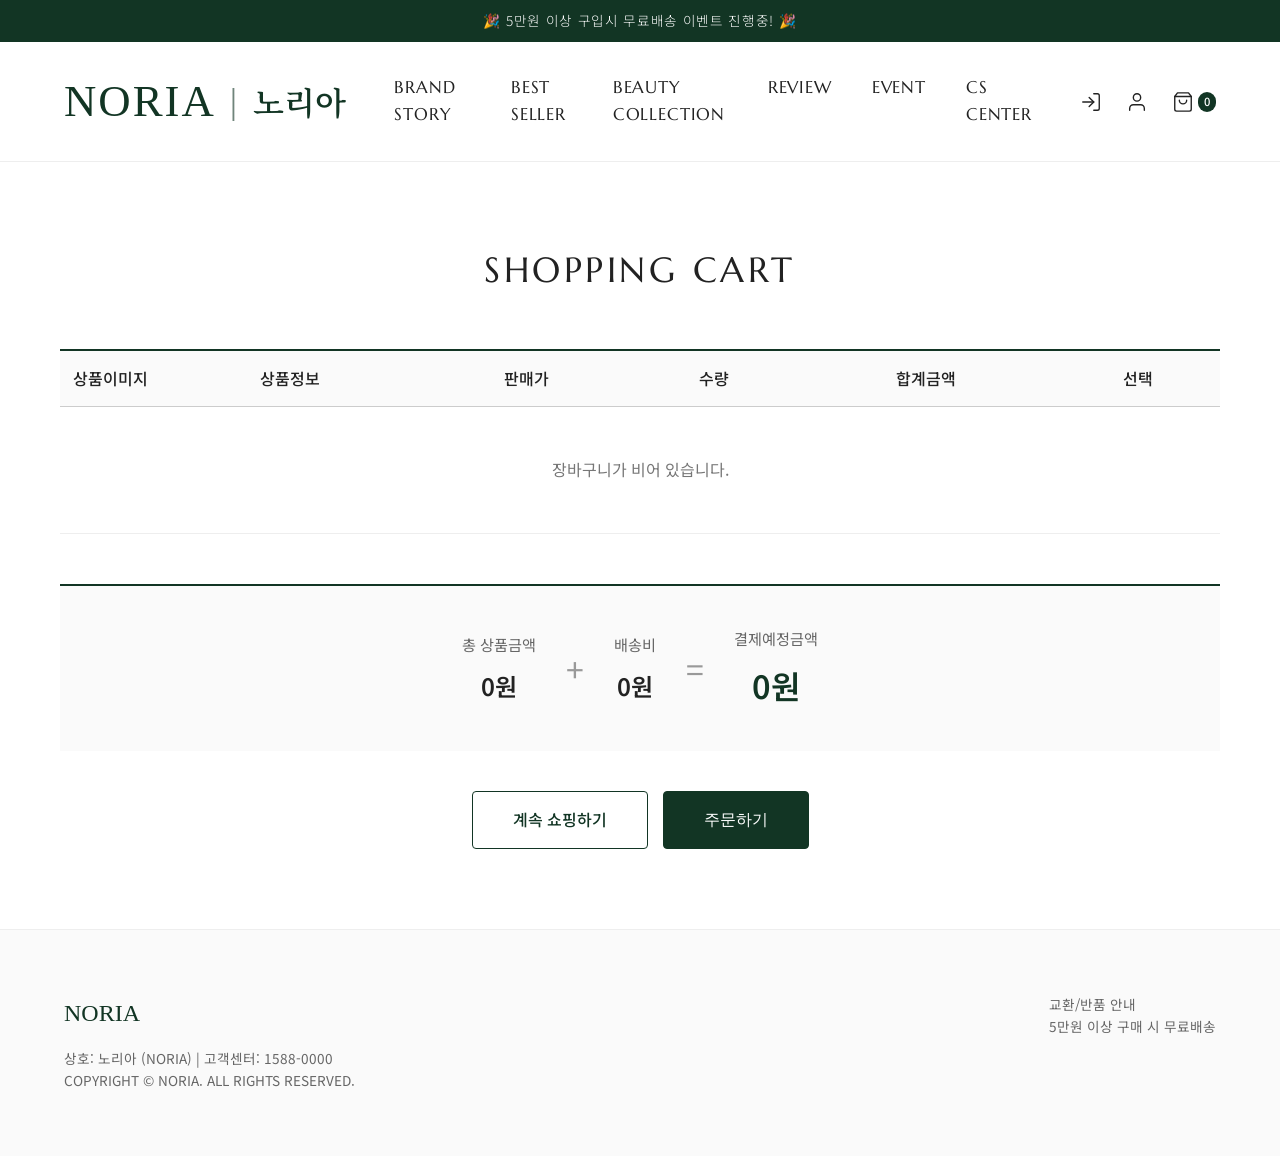
<file: cart.html>
<!DOCTYPE html>
<html lang="ko">
<head>
    <meta charset="UTF-8">
    <meta name="viewport" content="width=device-width, initial-scale=1.0">
    <title>CART | 노리아 스토어</title>
    <link href="https://fonts.googleapis.com/css2?family=Noto+Sans+KR:wght@300;400;500&family=Noto+Serif+KR:wght@400;500;600&family=Marcellus&family=Playfair+Display:ital,wght@0,400;0,500;0,600;1,400&display=swap" rel="stylesheet">
    <link rel="stylesheet" href="css/style.css">
    <link rel="stylesheet" href="css/cart.css">
</head>
<body>

    <!-- 1. 최상단 이벤트 배너 -->
    <div class="top-notice">
        <span>🎉 5만원 이상 구입시 무료배송 이벤트 진행중! 🎉</span>
    </div>

    <!-- 2. 헤더 -->
    <header class="header">
        <div class="logo">
            <a href="index.html"><h1>NORIA <span class="logo-divider">|</span> <span class="logo-ko">노리아</span></h1></a>
        </div>
        <nav class="nav-links">
            <a href="index.html#about">Brand Story</a>
            <a href="index.html#bestseller">Best Seller</a>
            <a href="index.html#products">Beauty Collection</a>
            <a href="index.html#reviews">Review</a>
            <a href="event.html">Event</a>
            <a href="cs_center.html">CS Center</a>
        </nav>
        <div class="header-icons">
            <a href="login.html" title="LOGIN">
                <!-- Login Icon -->
                <svg width="22" height="22" viewBox="0 0 24 24" fill="none" stroke="currentColor" stroke-width="1.5" stroke-linecap="round" stroke-linejoin="round"><path d="M15 3h4a2 2 0 0 1 2 2v14a2 2 0 0 1-2 2h-4"/><polyline points="10 17 15 12 10 7"/><line x1="15" y1="12" x2="3" y2="12"/></svg>
            </a>
            <a href="mypage.html" title="MY PAGE">
                <!-- User Icon -->
                <svg width="22" height="22" viewBox="0 0 24 24" fill="none" stroke="currentColor" stroke-width="1.5" stroke-linecap="round" stroke-linejoin="round"><path d="M20 21v-2a4 4 0 0 0-4-4H8a4 4 0 0 0-4 4v2"/><circle cx="12" cy="7" r="4"/></svg>
            </a>
            <a href="cart.html" id="nav-cart-link" title="CART">
                <!-- Shopping Bag Icon -->
                <svg width="22" height="22" viewBox="0 0 24 24" fill="none" stroke="currentColor" stroke-width="1.5" stroke-linecap="round" stroke-linejoin="round"><path d="M6 2L3 6v14a2 2 0 0 0 2 2h14a2 2 0 0 0 2-2V6l-3-4z"/><line x1="3" y1="6" x2="21" y2="6"/><path d="M16 10a4 4 0 0 1-8 0"/></svg>
                <span id="nav-cart-count" class="cart-badge">0</span>
            </a>
        </div>
    </header>

    <!-- 3. 장바구니 영역 -->
    <section class="cart-section">
        <div class="cart-container">
            <h2 class="cart-title">SHOPPING CART</h2>
            
            <div class="cart-table-wrap">
                <table class="cart-table">
                    <thead>
                        <tr>
                            <th class="col-img">상품이미지</th>
                            <th class="col-info">상품정보</th>
                            <th class="col-price">판매가</th>
                            <th class="col-qty">수량</th>
                            <th class="col-total">합계금액</th>
                            <th class="col-btn">선택</th>
                        </tr>
                    </thead>
                    <tbody id="cart-item-list">
                        <!-- 장바구니 아이템 렌더링 -->
                    </tbody>
                </table>
            </div>

            <div class="cart-summary">
                <div class="summary-box">
                    <span>총 상품금액</span>
                    <strong id="cart-total-price">0원</strong>
                </div>
                <div class="summary-operator">+</div>
                <div class="summary-box">
                    <span>배송비</span>
                    <strong id="cart-shipping-fee">0원</strong>
                </div>
                <div class="summary-operator">=</div>
                <div class="summary-box total-box">
                    <span>결제예정금액</span>
                    <strong id="cart-final-price">0원</strong>
                </div>
            </div>

            <div class="cart-actions">
                <a href="index.html" class="btn btn-outline">계속 쇼핑하기</a>
                <button class="btn btn-solid" onclick="checkout()">주문하기</button>
            </div>
        </div>
    </section>

    <!-- 4. 푸터 -->
    <footer class="footer">
        <div class="footer-info">
            <h3>NORIA</h3>
            <p>상호: 노리아 (NORIA) | 고객센터: 1588-0000</p>
            <p>COPYRIGHT © NORIA. ALL RIGHTS RESERVED.</p>
        </div>
        <div class="footer-info">
            <p>교환/반품 안내</p>
            <p>5만원 이상 구매 시 무료배송</p>
        </div>
    </footer>

    <script src="js/main.js"></script>
    <script src="js/cart.js"></script>
</body>
</html>
</file>
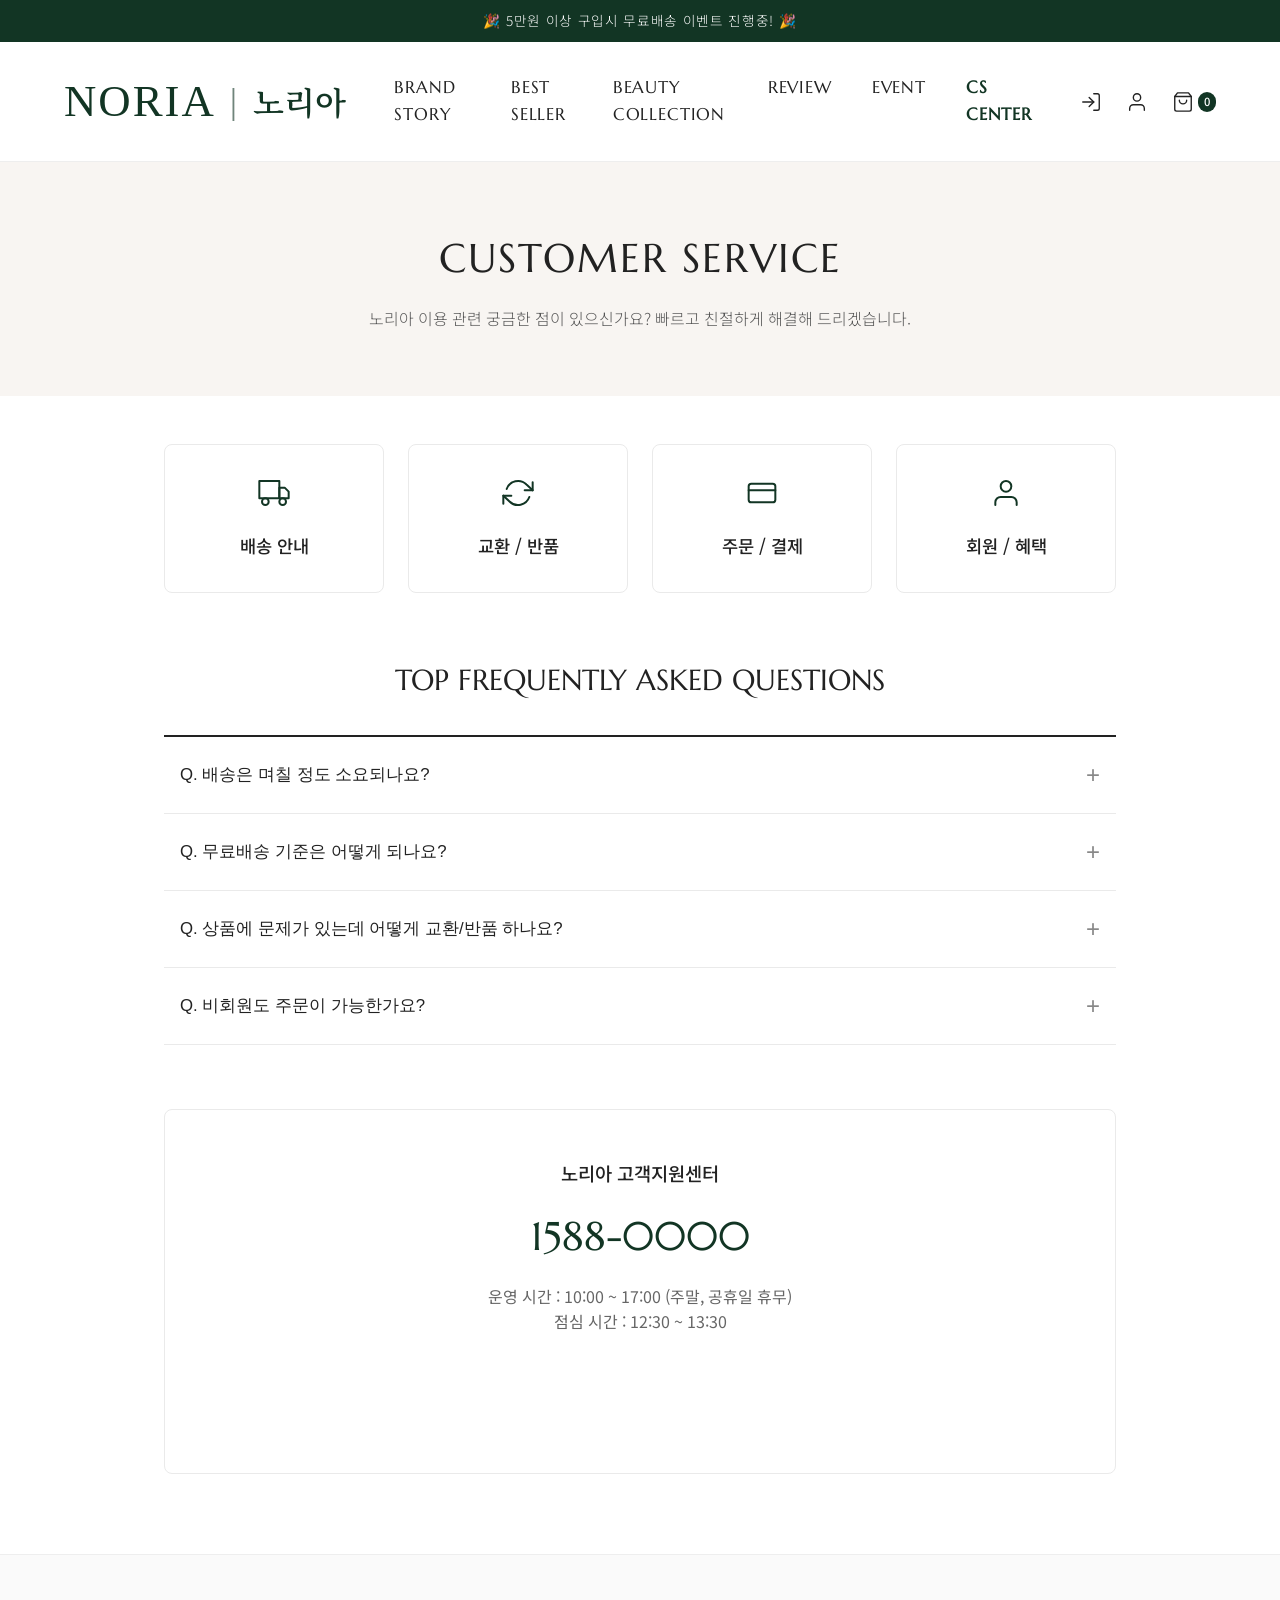
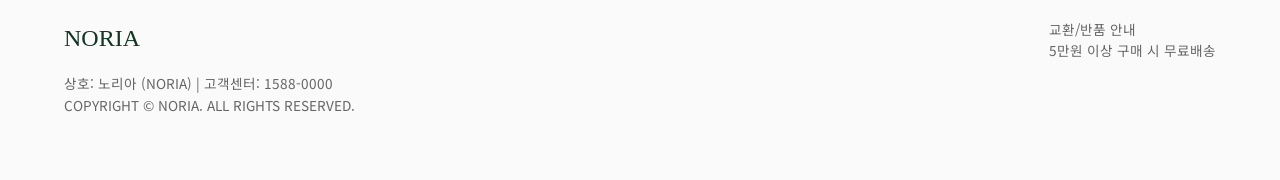
<file: cs_center.html>
<!DOCTYPE html>
<html lang="ko">
<head>
    <meta charset="UTF-8">
    <meta name="viewport" content="width=device-width, initial-scale=1.0">
    <title>CS CENTER | 노리아 스토어</title>
    <link href="https://fonts.googleapis.com/css2?family=Noto+Sans+KR:wght@300;400;500;700&family=Noto+Serif+KR:wght@400;500;600&family=Marcellus&family=Playfair+Display:ital,wght@0,400;0,500;0,600;1,400&display=swap" rel="stylesheet">
    <link rel="stylesheet" href="css/style.css">
    <style>
        /* CS Center Specific Styles */
        .cs-hero {
            background-color: var(--secondary-color);
            padding: 4rem 1rem;
            text-align: center;
            margin-bottom: 3rem;
        }
        .cs-hero h2 {
            font-family: 'Marcellus', serif;
            font-size: 2.5rem;
            color: var(--text-color);
            margin-bottom: 1rem;
            letter-spacing: 2px;
        }
        .cs-hero p {
            color: #555;
            font-size: 1rem;
            font-weight: 300;
        }
        
        .cs-container {
            max-width: 1000px;
            margin: 0 auto 5rem;
            padding: 0 1.5rem;
        }

        /* Quick Links / Categories */
        .cs-categories {
            display: grid;
            grid-template-columns: repeat(auto-fit, minmax(200px, 1fr));
            gap: 1.5rem;
            margin-bottom: 4rem;
        }
        
        .cs-category-card {
            background: #fff;
            border: 1px solid #eaeaea;
            border-radius: 8px;
            padding: 2rem 1rem;
            text-align: center;
            transition: all 0.3s ease;
            cursor: pointer;
        }

        .cs-category-card:hover, .cs-category-card.active {
            border-color: var(--primary-color);
            box-shadow: 0 8px 20px rgba(0,0,0,0.05);
            transform: translateY(-5px);
        }

        .cs-category-icon {
            margin-bottom: 1rem;
            color: var(--primary-color);
        }

        .cs-category-title {
            font-weight: 500;
            font-size: 1.1rem;
            color: var(--text-color);
        }

        /* FAQ Section */
        .cs-section-title {
            font-family: 'Marcellus', serif;
            font-size: 1.8rem;
            margin-bottom: 2rem;
            text-align: center;
            color: var(--text-color);
        }

        .faq-list {
            border-top: 2px solid #222;
            margin-bottom: 4rem;
        }

        .faq-item {
            border-bottom: 1px solid #eaeaea;
        }

        .faq-question {
            width: 100%;
            text-align: left;
            background: none;
            border: none;
            padding: 1.5rem 1rem;
            font-size: 1.05rem;
            font-weight: 500;
            color: var(--text-color);
            cursor: pointer;
            display: flex;
            justify-content: space-between;
            align-items: center;
            transition: background-color 0.3s;
        }

        .faq-question:hover {
            background-color: #fafafa;
        }

        .faq-question::after {
            content: '+';
            font-size: 1.5rem;
            font-weight: 300;
            color: #888;
            transition: transform 0.3s;
        }

        .faq-item.active .faq-question::after {
            transform: rotate(45deg);
        }

        .faq-answer {
            max-height: 0;
            overflow: hidden;
            transition: max-height 0.4s ease, padding 0.4s ease;
            background-color: #fafafa;
            color: #555;
            line-height: 1.6;
            font-weight: 300;
        }

        .faq-item.active .faq-answer {
            max-height: 500px;
            padding: 1.5rem 2rem;
        }

        /* Contact Box */
        .cs-contact-box {
            background-color: #fff;
            border: 1px solid #eaeaea;
            padding: 3rem;
            border-radius: 8px;
            text-align: center;
        }

        .contact-number {
            font-family: 'Marcellus', serif;
            font-size: 2.5rem;
            color: var(--primary-color);
            margin: 1rem 0;
        }

        .contact-hours {
            color: #666;
            line-height: 1.6;
            margin-bottom: 2rem;
        }

        .btn-inquiry {
            display: inline-block;
            background-color: var(--text-color);
            color: #fff;
            padding: 1rem 2.5rem;
            font-size: 1rem;
            font-weight: 500;
            text-decoration: none;
            border-radius: 4px;
            transition: background-color 0.3s;
        }

        .btn-inquiry:hover {
            background-color: var(--primary-color);
        }
    </style>
</head>
<body>

    <!-- 1. 최상단 이벤트 배너 -->
    <div class="top-notice">
        <span>🎉 5만원 이상 구입시 무료배송 이벤트 진행중! 🎉</span>
    </div>

    <!-- 2. 헤더 -->
    <header class="header">
        <div class="logo">
            <a href="index.html"><h1>NORIA <span class="logo-divider">|</span> <span class="logo-ko">노리아</span></h1></a>
        </div>
        <nav class="nav-links">
            <a href="index.html#about">Brand Story</a>
            <a href="index.html#bestseller">Best Seller</a>
            <a href="index.html#products">Beauty Collection</a>
            <a href="index.html#reviews">Review</a>
            <a href="event.html">Event</a>
            <a href="cs_center.html" style="color: var(--primary-color); font-weight: 600;">CS Center</a>
        </nav>
        <div class="header-icons">
            <a href="login.html" title="LOGIN">
                <!-- Login Icon -->
                <svg width="22" height="22" viewBox="0 0 24 24" fill="none" stroke="currentColor" stroke-width="1.5" stroke-linecap="round" stroke-linejoin="round"><path d="M15 3h4a2 2 0 0 1 2 2v14a2 2 0 0 1-2 2h-4"/><polyline points="10 17 15 12 10 7"/><line x1="15" y1="12" x2="3" y2="12"/></svg>
            </a>
            <a href="mypage.html" title="MY PAGE">
                <!-- User Icon -->
                <svg width="22" height="22" viewBox="0 0 24 24" fill="none" stroke="currentColor" stroke-width="1.5" stroke-linecap="round" stroke-linejoin="round"><path d="M20 21v-2a4 4 0 0 0-4-4H8a4 4 0 0 0-4 4v2"/><circle cx="12" cy="7" r="4"/></svg>
            </a>
            <a href="cart.html" id="nav-cart-link" title="CART">
                <!-- Shopping Bag Icon -->
                <svg width="22" height="22" viewBox="0 0 24 24" fill="none" stroke="currentColor" stroke-width="1.5" stroke-linecap="round" stroke-linejoin="round"><path d="M6 2L3 6v14a2 2 0 0 0 2 2h14a2 2 0 0 0 2-2V6l-3-4z"/><line x1="3" y1="6" x2="21" y2="6"/><path d="M16 10a4 4 0 0 1-8 0"/></svg>
                <span id="nav-cart-count" class="cart-badge">0</span>
            </a>
        </div>
    </header>

    <!-- 3. 메인 배너 및 타이틀 -->
    <section class="cs-hero">
        <h2>CUSTOMER SERVICE</h2>
        <p>노리아 이용 관련 궁금한 점이 있으신가요? 빠르고 친절하게 해결해 드리겠습니다.</p>
    </section>

    <!-- 4. CS Center 콘텐츠 영역 -->
    <section class="cs-container">
        
        <!-- 자주 찾는 카테고리 -->
        <div class="cs-categories">
            <div class="cs-category-card" data-filter="shipping">
                <div class="cs-category-icon">
                    <svg width="32" height="32" viewBox="0 0 24 24" fill="none" stroke="currentColor" stroke-width="1.5" stroke-linecap="round" stroke-linejoin="round"><rect x="1" y="3" width="15" height="13"></rect><polygon points="16 8 20 8 23 11 23 16 16 16 16 8"></polygon><circle cx="5.5" cy="18.5" r="2.5"></circle><circle cx="18.5" cy="18.5" r="2.5"></circle></svg>
                </div>
                <h3 class="cs-category-title">배송 안내</h3>
            </div>
            <div class="cs-category-card" data-filter="returns">
                <div class="cs-category-icon">
                    <svg width="32" height="32" viewBox="0 0 24 24" fill="none" stroke="currentColor" stroke-width="1.5" stroke-linecap="round" stroke-linejoin="round"><polyline points="23 4 23 10 17 10"></polyline><polyline points="1 20 1 14 7 14"></polyline><path d="M3.51 9a9 9 0 0 1 14.85-3.36L23 10M1 14l4.64 4.36A9 9 0 0 0 20.49 15"></path></svg>
                </div>
                <h3 class="cs-category-title">교환 / 반품</h3>
            </div>
            <div class="cs-category-card" data-filter="order">
                <div class="cs-category-icon">
                    <svg width="32" height="32" viewBox="0 0 24 24" fill="none" stroke="currentColor" stroke-width="1.5" stroke-linecap="round" stroke-linejoin="round"><rect x="2" y="5" width="20" height="14" rx="2"></rect><line x1="2" y1="10" x2="22" y2="10"></line></svg>
                </div>
                <h3 class="cs-category-title">주문 / 결제</h3>
            </div>
            <div class="cs-category-card" data-filter="member">
                <div class="cs-category-icon">
                    <svg width="32" height="32" viewBox="0 0 24 24" fill="none" stroke="currentColor" stroke-width="1.5" stroke-linecap="round" stroke-linejoin="round"><path d="M20 21v-2a4 4 0 0 0-4-4H8a4 4 0 0 0-4 4v2"></path><circle cx="12" cy="7" r="4"></circle></svg>
                </div>
                <h3 class="cs-category-title">회원 / 혜택</h3>
            </div>
        </div>

        <!-- FAQ 아코디언 메뉴 -->
        <h2 class="cs-section-title">TOP FREQUENTLY ASKED QUESTIONS</h2>
        <div class="faq-list">
            <div class="faq-item" data-category="shipping">
                <button class="faq-question">Q. 배송은 며칠 정도 소요되나요?</button>
                <div class="faq-answer">평일 오후 2시 이전 결제 완료 건에 한하여 당일 출고되며, 출고 후 평균 1~2 영업일 이내에 수령하실 수 있습니다. (주말/공휴일 제외, 도서산간 지역은 1~2일 추가 소요될 수 있습니다.)</div>
            </div>
            <div class="faq-item" data-category="shipping">
                <button class="faq-question">Q. 무료배송 기준은 어떻게 되나요?</button>
                <div class="faq-answer">실 결제 금액 기준으로 50,000원 이상 구매 시 무료배송 혜택이 적용됩니다. 50,000원 미만 구매 시 기본 배송비 3,000원이 부과됩니다.</div>
            </div>
            <div class="faq-item" data-category="returns">
                <button class="faq-question">Q. 상품에 문제가 있는데 어떻게 교환/반품 하나요?</button>
                <div class="faq-answer">상품 수령 후 7일 이내에 마이페이지 > 1:1 문의 혹은 고객센터를 통해 접수해 주시면 택배사 수거 접수를 도와드립니다. 불량 및 오배송의 경우 왕복 배송비는 노리아에서 부담합니다. (단순 변심의 경우 왕복 배송비 6,000원 고객 부담)</div>
            </div>
            <div class="faq-item" data-category="order">
                <button class="faq-question">Q. 비회원도 주문이 가능한가요?</button>
                <div class="faq-answer">네, 가능합니다. 장바구니에서 [주문하기]를 누르신 후 로그인 페이지 하단의 '비회원 주문하기'를 선택하시면 비회원으로도 원활하게 구매가 가능합니다. 단, 비회원 주문 시 포인트 적립 및 쿠폰 등 회원 전용 혜택은 제공되지 않는 점 참고 부탁드립니다.</div>
            </div>
        </div>

        <!-- 연락처 / 문의 박스 -->
        <div class="cs-contact-box">
            <h3>노리아 고객지원센터</h3>
            <div class="contact-number">1588-0000</div>
            <p class="contact-hours">
                운영 시간 : 10:00 ~ 17:00 (주말, 공휴일 휴무)<br>
                점심 시간 : 12:30 ~ 13:30
            </p>
            <a href="mypage.html" class="btn-inquiry">1:1 문의 작성하기</a>
        </div>

    </section>

    <!-- 5. 푸터 -->
    <footer class="footer">
        <div class="footer-info">
            <h3>NORIA</h3>
            <p>상호: 노리아 (NORIA) | 고객센터: 1588-0000</p>
            <p>COPYRIGHT © NORIA. ALL RIGHTS RESERVED.</p>
        </div>
        <div class="footer-info">
            <p>교환/반품 안내</p>
            <p>5만원 이상 구매 시 무료배송</p>
        </div>
    </footer>

    <script src="js/main.js"></script>
    <script>
        // FAQ Accordion & Category Filter Logic
        document.addEventListener('DOMContentLoaded', () => {
            const faqQuestions = document.querySelectorAll('.faq-question');
            
            // Accordion Logic
            faqQuestions.forEach(btn => {
                btn.addEventListener('click', () => {
                    const faqItem = btn.parentElement;
                    const isActive = faqItem.classList.contains('active');
                    
                    document.querySelectorAll('.faq-item').forEach(item => item.classList.remove('active'));
                    
                    if (!isActive) {
                        faqItem.classList.add('active');
                    }
                });
            });

            // Filtering Logic
            const categoryCards = document.querySelectorAll('.cs-category-card');
            const faqItems = document.querySelectorAll('.faq-item');
            const sectionTitle = document.querySelector('.cs-section-title');
            let isFiltered = false;

            categoryCards.forEach(card => {
                card.addEventListener('click', () => {
                    const filter = card.getAttribute('data-filter');
                    const isActiveCategory = card.classList.contains('active');

                    // If clicked again, reset to show all (Toggle feature)
                    if (isActiveCategory) {
                        card.classList.remove('active');
                        sectionTitle.textContent = 'TOP FREQUENTLY ASKED QUESTIONS';
                        faqItems.forEach(item => {
                            if (!item.id || item.id !== 'empty-faq-msg') {
                                item.style.display = 'block';
                            }
                        });
                        const emptyMsg = document.getElementById('empty-faq-msg');
                        if (emptyMsg) emptyMsg.style.display = 'none';
                        return;
                    }

                    // Otherwise filter down
                    categoryCards.forEach(c => c.classList.remove('active'));
                    card.classList.add('active');
                    sectionTitle.textContent = `${card.querySelector('.cs-category-title').textContent} FAQ`;

                    let count = 0;
                    faqItems.forEach(item => {
                        // skip the empty message block from this logic
                        if (item.id === 'empty-faq-msg') return;

                        item.classList.remove('active'); // Close opened accordions
                        if (item.getAttribute('data-category') === filter) {
                            item.style.display = 'block';
                            count++;
                        } else {
                            item.style.display = 'none';
                        }
                    });

                    // Empty Msg handling
                    let emptyMsg = document.getElementById('empty-faq-msg');
                    if (count === 0) {
                        if (!emptyMsg) {
                            emptyMsg = document.createElement('div');
                            emptyMsg.id = 'empty-faq-msg';
                            emptyMsg.className = 'faq-item';
                            emptyMsg.style.padding = '3rem 1rem';
                            emptyMsg.style.textAlign = 'center';
                            emptyMsg.style.color = '#888';
                            document.querySelector('.faq-list').appendChild(emptyMsg);
                        }
                        emptyMsg.textContent = '관련된 자주 묻는 질문이 아직 등록되지 않았습니다.';
                        emptyMsg.style.display = 'block';
                    } else if (emptyMsg) {
                        emptyMsg.style.display = 'none';
                    }
                });
            });
        });
    </script>
</body>
</html>
</file>
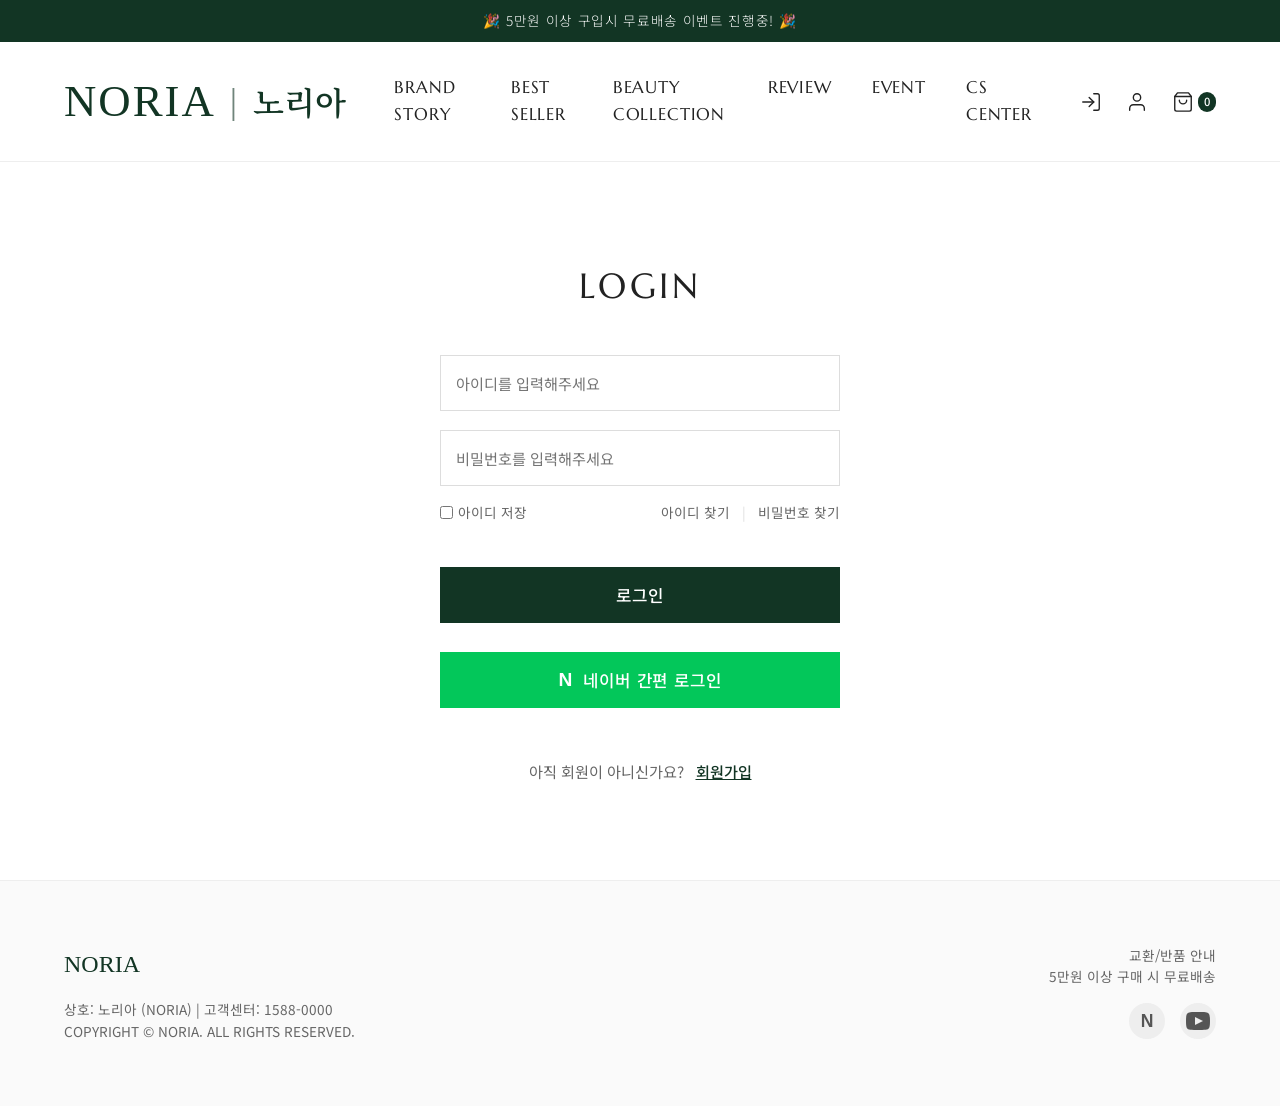
<file: login.html>
<!DOCTYPE html>
<html lang="ko">
<head>
    <meta charset="UTF-8">
    <meta name="viewport" content="width=device-width, initial-scale=1.0">
    <title>LOGIN | 노리아 스토어</title>
    <link href="https://fonts.googleapis.com/css2?family=Noto+Sans+KR:wght@300;400;500&family=Noto+Serif+KR:wght@400;500;600&family=Marcellus&family=Playfair+Display:ital,wght@0,400;0,500;0,600;1,400&display=swap" rel="stylesheet">
    <link rel="stylesheet" href="css/style.css">
</head>
<body>

    <!-- 1. 최상단 이벤트 배너 -->
    <div class="top-notice">
        <span>🎉 5만원 이상 구입시 무료배송 이벤트 진행중! 🎉</span>
    </div>

    <!-- 2. 헤더 -->
    <header class="header">
        <div class="logo">
            <a href="index.html"><h1>NORIA <span class="logo-divider">|</span> <span class="logo-ko">노리아</span></h1></a>
        </div>
        <nav class="nav-links">
            <a href="index.html#about">Brand Story</a>
            <a href="index.html#bestseller">Best Seller</a>
            <a href="index.html#products">Beauty Collection</a>
            <a href="index.html#reviews">Review</a>
            <a href="event.html">Event</a>
            <a href="cs_center.html">CS Center</a>
        </nav>
        <div class="header-icons">
            <a href="login.html" title="LOGIN">
                <!-- Login Icon -->
                <svg width="22" height="22" viewBox="0 0 24 24" fill="none" stroke="currentColor" stroke-width="1.5" stroke-linecap="round" stroke-linejoin="round"><path d="M15 3h4a2 2 0 0 1 2 2v14a2 2 0 0 1-2 2h-4"/><polyline points="10 17 15 12 10 7"/><line x1="15" y1="12" x2="3" y2="12"/></svg>
            </a>
            <a href="mypage.html" title="MY PAGE">
                <!-- User Icon -->
                <svg width="22" height="22" viewBox="0 0 24 24" fill="none" stroke="currentColor" stroke-width="1.5" stroke-linecap="round" stroke-linejoin="round"><path d="M20 21v-2a4 4 0 0 0-4-4H8a4 4 0 0 0-4 4v2"/><circle cx="12" cy="7" r="4"/></svg>
            </a>
            <a href="cart.html" id="nav-cart-link" title="CART">
                <!-- Shopping Bag Icon -->
                <svg width="22" height="22" viewBox="0 0 24 24" fill="none" stroke="currentColor" stroke-width="1.5" stroke-linecap="round" stroke-linejoin="round"><path d="M6 2L3 6v14a2 2 0 0 0 2 2h14a2 2 0 0 0 2-2V6l-3-4z"/><line x1="3" y1="6" x2="21" y2="6"/><path d="M16 10a4 4 0 0 1-8 0"/></svg>
                <span id="nav-cart-count" class="cart-badge">0</span>
            </a>
        </div>
    </header>

    <!-- 3. 로그인 폼 영역 -->
    <section class="login-section">
        <div class="login-container">
            <h2 class="login-title">LOGIN</h2>
            <form class="login-form" action="#" method="POST">
                <div class="input-group">
                    <input type="text" id="username" name="username" placeholder="아이디를 입력해주세요" required>
                </div>
                <div class="input-group">
                    <input type="password" id="password" name="password" placeholder="비밀번호를 입력해주세요" required>
                </div>
                <div class="login-options">
                    <label class="save-id"><input type="checkbox"> 아이디 저장</label>
                    <div class="find-links">
                        <a href="#">아이디 찾기</a>
                        <span>|</span>
                        <a href="#">비밀번호 찾기</a>
                    </div>
                </div>
                <button type="submit" class="login-btn">로그인</button>
                <button type="button" class="login-btn btn-naver" onclick="alert('네이버 아이디로 로그인합니다!')">
                    <span class="naver-logo">N</span> 네이버 간편 로그인
                </button>
                <div class="signup-link">
                    아직 회원이 아니신가요? <a href="signup.html">회원가입</a>
                </div>
            </form>
        </div>
    </section>

    <!-- 4. 푸터 -->
    <footer class="footer">
        <div class="footer-info">
            <h3>NORIA</h3>
            <p>상호: 노리아 (NORIA) | 고객센터: 1588-0000</p>
            <p>COPYRIGHT © NORIA. ALL RIGHTS RESERVED.</p>
        </div>
        <div class="footer-info text-right">
            <p>교환/반품 안내</p>
            <p>5만원 이상 구매 시 무료배송</p>
            <div class="social-links">
                <a href="https://blog.naver.com/yalmisunny" target="_blank" title="Naver Blog" class="social-icon naver-icon">N</a>
                <a href="https://www.youtube.com/@%EA%B9%80%EC%B1%84%EC%97%B0-u4k/playlists" target="_blank" title="YouTube" class="social-icon">
                    <svg width="24" height="24" viewBox="0 0 24 24" fill="currentColor"><path d="M19.615 3.184c-3.604-.246-11.631-.245-15.23 0-3.897.266-4.356 2.62-4.385 8.816.029 6.185.484 8.549 4.385 8.816 3.6.245 11.626.246 15.23 0 3.897-.266 4.356-2.62 4.385-8.816-.029-6.185-.484-8.549-4.385-8.816zm-10.615 12.816v-8l8 3.993-8 4.007z"/></svg>
                </a>
            </div>
        </div>
    </footer>

    <script src="js/main.js"></script>
</body>
</html>
</file>
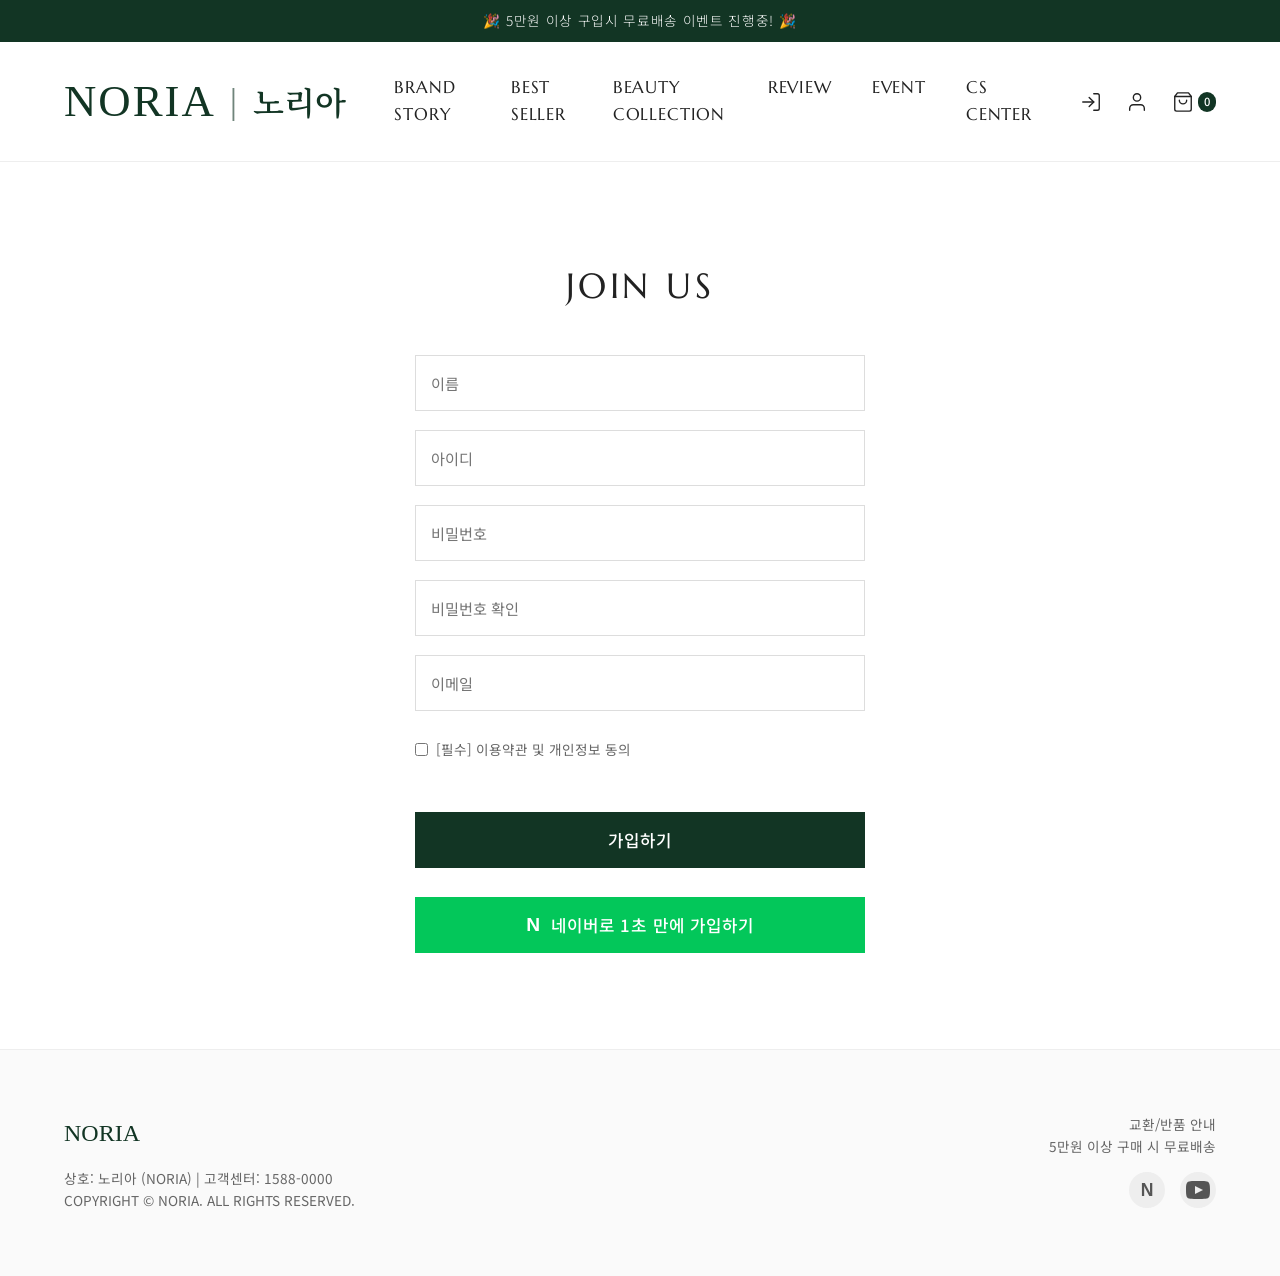
<file: signup.html>
<!DOCTYPE html>
<html lang="ko">
<head>
    <meta charset="UTF-8">
    <meta name="viewport" content="width=device-width, initial-scale=1.0">
    <title>SIGN UP | 노리아 스토어</title>
    <link href="https://fonts.googleapis.com/css2?family=Noto+Sans+KR:wght@300;400;500&family=Noto+Serif+KR:wght@400;500;600&family=Marcellus&family=Playfair+Display:ital,wght@0,400;0,500;0,600;1,400&display=swap" rel="stylesheet">
    <link rel="stylesheet" href="css/style.css">
</head>
<body>

    <!-- 1. 최상단 이벤트 배너 -->
    <div class="top-notice">
        <span>🎉 5만원 이상 구입시 무료배송 이벤트 진행중! 🎉</span>
    </div>

    <!-- 2. 헤더 -->
    <header class="header">
        <div class="logo">
            <a href="index.html"><h1>NORIA <span class="logo-divider">|</span> <span class="logo-ko">노리아</span></h1></a>
        </div>
        <nav class="nav-links">
            <a href="index.html#about">Brand Story</a>
            <a href="index.html#bestseller">Best Seller</a>
            <a href="index.html#products">Beauty Collection</a>
            <a href="index.html#reviews">Review</a>
            <a href="event.html">Event</a>
            <a href="cs_center.html">CS Center</a>
        </nav>
        <div class="header-icons">
            <a href="login.html" title="LOGIN">
                <!-- Login Icon -->
                <svg width="22" height="22" viewBox="0 0 24 24" fill="none" stroke="currentColor" stroke-width="1.5" stroke-linecap="round" stroke-linejoin="round"><path d="M15 3h4a2 2 0 0 1 2 2v14a2 2 0 0 1-2 2h-4"/><polyline points="10 17 15 12 10 7"/><line x1="15" y1="12" x2="3" y2="12"/></svg>
            </a>
            <a href="mypage.html" title="MY PAGE">
                <!-- User Icon -->
                <svg width="22" height="22" viewBox="0 0 24 24" fill="none" stroke="currentColor" stroke-width="1.5" stroke-linecap="round" stroke-linejoin="round"><path d="M20 21v-2a4 4 0 0 0-4-4H8a4 4 0 0 0-4 4v2"/><circle cx="12" cy="7" r="4"/></svg>
            </a>
            <a href="cart.html" id="nav-cart-link" title="CART">
                <!-- Shopping Bag Icon -->
                <svg width="22" height="22" viewBox="0 0 24 24" fill="none" stroke="currentColor" stroke-width="1.5" stroke-linecap="round" stroke-linejoin="round"><path d="M6 2L3 6v14a2 2 0 0 0 2 2h14a2 2 0 0 0 2-2V6l-3-4z"/><line x1="3" y1="6" x2="21" y2="6"/><path d="M16 10a4 4 0 0 1-8 0"/></svg>
                <span id="nav-cart-count" class="cart-badge">0</span>
            </a>
        </div>
    </header>

    <!-- 3. 회원가입 폼 영역 -->
    <section class="login-section">
        <div class="login-container signup-container">
            <h2 class="login-title">JOIN US</h2>
            <form class="login-form" action="#" method="POST">
                <div class="input-group">
                    <input type="text" id="name" name="name" placeholder="이름" required>
                </div>
                <div class="input-group">
                    <input type="text" id="userid" name="userid" placeholder="아이디" required>
                </div>
                <div class="input-group">
                    <input type="password" id="password" name="password" placeholder="비밀번호" required>
                </div>
                <div class="input-group">
                    <input type="password" id="password_confirm" name="password_confirm" placeholder="비밀번호 확인" required>
                </div>
                <div class="input-group">
                    <input type="email" id="email" name="email" placeholder="이메일" required>
                </div>
                <div class="signup-terms">
                    <label><input type="checkbox" required> [필수] 이용약관 및 개인정보 동의</label>
                </div>
                <button type="submit" class="login-btn">가입하기</button>
                <button type="button" class="login-btn btn-naver" onclick="alert('네이버 계정으로 가입합니다!')">
                    <span class="naver-logo">N</span> 네이버로 1초 만에 가입하기
                </button>
            </form>
        </div>
    </section>

    <!-- 4. 푸터 -->
    <footer class="footer">
        <div class="footer-info">
            <h3>NORIA</h3>
            <p>상호: 노리아 (NORIA) | 고객센터: 1588-0000</p>
            <p>COPYRIGHT © NORIA. ALL RIGHTS RESERVED.</p>
        </div>
        <div class="footer-info text-right">
            <p>교환/반품 안내</p>
            <p>5만원 이상 구매 시 무료배송</p>
            <div class="social-links">
                <a href="https://blog.naver.com/yalmisunny" target="_blank" title="Naver Blog" class="social-icon naver-icon">N</a>
                <a href="https://www.youtube.com/@%EA%B9%80%EC%B1%84%EC%97%B0-u4k/playlists" target="_blank" title="YouTube" class="social-icon">
                    <svg width="24" height="24" viewBox="0 0 24 24" fill="currentColor"><path d="M19.615 3.184c-3.604-.246-11.631-.245-15.23 0-3.897.266-4.356 2.62-4.385 8.816.029 6.185.484 8.549 4.385 8.816 3.6.245 11.626.246 15.23 0 3.897-.266 4.356-2.62 4.385-8.816-.029-6.185-.484-8.549-4.385-8.816zm-10.615 12.816v-8l8 3.993-8 4.007z"/></svg>
                </a>
            </div>
        </div>
    </footer>

    <script src="js/main.js"></script>
</body>
</html>
</file>
<file: css/style.css>
/* Noria Mall - E-commerce Theme based on Bello.U */
:root {
  --primary-color: #123524; /* Forest Green from Logo */
  --secondary-color: #F8F5F2; /* Soft beige */
  --text-dark: #222222;
  --text-gray: #666666;
  --text-light: #FFFFFF;
  --font-main: 'Noto Sans KR', sans-serif;
  --font-grace: 'Marcellus', 'Noto Serif KR', serif; /* 우아한 컨셉 폰트 */
  --transition: all 0.3s ease;
}

* {
  margin: 0;
  padding: 0;
  box-sizing: border-box;
}

body {
  font-family: var(--font-main);
  color: var(--text-dark);
  background-color: #FFFFFF;
  line-height: 1.6;
}

a {
  text-decoration: none;
  color: inherit;
}

img {
  max-width: 100%;
  display: block;
}

/* Typography */
h1, h2, h3, h4, h5 {
  font-weight: 500;
}

.section-title {
  text-align: center;
  font-family: var(--font-grace);
  font-size: 2.2rem;
  margin-bottom: 2.5rem;
  font-weight: 400;
  letter-spacing: 0.1em;
}

/* Top Event Banner */
.top-notice {
  background-color: var(--primary-color);
  color: var(--text-light);
  text-align: center;
  padding: 10px 0;
  font-size: 0.85rem;
  letter-spacing: 0.05em;
  font-weight: 300;
}

/* Header */
.header {
  display: flex;
  justify-content: space-between;
  align-items: center;
  gap: 3rem; /* 모니터가 작아질 때 로고와 메뉴가 너무 붙지 않게 최소 간격 유지 */
  padding: 1.5rem 5%;
  border-bottom: 1px solid #EEEEEE;
  background-color: #FFFFFF;
  position: sticky;
  top: 0;
  z-index: 100;
}

.header .logo img {
  display: none;
}

.header .logo h1 {
  display: flex;
  align-items: center;
  font-family: 'Times New Roman', serif;
  font-size: 2.8rem; /* 크게 확대 */
  color: var(--primary-color);
  letter-spacing: 2px;
  white-space: nowrap; /* 글씨 세로바꿈 방지 */
  flex-shrink: 0; /* 강제로 줄어드는 것 방지 */
}

.logo-divider {
  font-weight: 300;
  margin: 0 14px;
  font-size: 2.3rem; /* 크게 확대 */
  opacity: 0.6;
}

.logo-ko {
  font-family: 'Noto Serif KR', 'Nanum Myeongjo', 'Batang', serif; /* 명조체 유지 */
  font-weight: 600;
  font-size: 2.0rem; /* 크게 확대 */
  letter-spacing: 0;
}

.nav-links {
  display: flex;
  gap: 2.5rem;
}

.nav-links a {
  font-family: var(--font-grace);
  font-size: 1.05rem;
  font-weight: 400;
  text-transform: uppercase;
  position: relative;
  color: var(--text-dark);
  letter-spacing: 0.05em;
}

.nav-links a::after {
  content: '';
  position: absolute;
  width: 0;
  height: 2px;
  background-color: var(--primary-color);
  bottom: -4px;
  left: 0;
  transition: var(--transition);
}

.nav-links a:hover::after {
  width: 100%;
}

.header-icons {
  display: flex;
  gap: 1.5rem;
  align-items: center;
}

.header-icons a {
  color: var(--text-dark);
  transition: color 0.3s ease;
  display: flex;
  align-items: center;
  text-decoration: none;
}

.header-icons a:hover {
  color: var(--primary-color);
}

.cart-badge {
  background-color: var(--primary-color);
  color: var(--text-light);
  font-size: 0.7rem;
  padding: 1px 6px;
  border-radius: 12px;
  font-weight: 500;
  margin-left: 4px;
  font-family: var(--font-main);
}

/* Hero Section */
.hero {
  position: relative;
  width: 100%;
  height: 85vh; /* 메인 화면을 살짝 더 넓게 */
  background-color: #111;
  display: flex;
  justify-content: flex-end; /* 여백이 있는 우측으로 콘텐츠 밀기 */
  align-items: center;
  overflow: hidden;
}

.hero img {
  position: absolute;
  top: 0;
  left: 0;
  width: 100%;
  height: 100%;
  object-fit: cover;
  opacity: 0.85;
  /* 마법의 효과: 속도를 높여 더 다이나믹하게 다가오는 효과 (15s -> 7s) */
  animation: slowZoom 7s infinite alternate ease-in-out;
}

/* 카메라가 부드럽게 여성에게 다가가는 느낌의 생동감 브리딩 애니메이션 */
@keyframes slowZoom {
  0% {
    transform: scale(1);
    transform-origin: 30% 40%; 
  }
  100% {
    transform: scale(1.1); /* 좀 더 명확한 확대를 위해 1.08에서 1.10으로 증가 */
    transform-origin: 30% 40%;
  }
}

.hero-content {
  position: relative;
  z-index: 2;
  text-align: right; /* 글씨 우측 정렬 */
  padding-right: 12%; /* 우측 여백 확보 */
  max-width: 60%;
  color: var(--text-light);
  animation: fadeInRight 1.2s ease-out forwards; /* 우측으로 등장하는 애니메이션 적용 */
}

@keyframes fadeInRight {
  from { opacity: 0; transform: translateX(50px); }
  to { opacity: 1; transform: translateX(0); }
}

.hero-content h2 {
  font-size: 5rem; /* 글씨 크기 대폭 확대 (시선 집중 효과) */
  margin-bottom: 0px;
  font-family: 'Times New Roman', serif;
  font-weight: 500;
  letter-spacing: 0.1em;
  text-shadow: 2px 2px 15px rgba(0,0,0,0.4); /* 입체감 부여 */
}

.hero-content p {
  font-size: 1.5rem;
  font-family: 'Noto Serif KR', serif; /* 슬로건은 명조체로 우아하게 */
  margin-bottom: 2.5rem;
  font-weight: 400;
  word-break: keep-all;
  text-shadow: 1px 1px 10px rgba(0,0,0,0.5);
}

/* 시선을 사로잡는 버튼 디자인 */
.hero-btn {
  display: inline-block;
  padding: 16px 40px;
  border: 1px solid rgba(255, 255, 255, 0.7);
  color: #FFFFFF;
  font-family: var(--font-main);
  font-size: 1.1rem;
  text-transform: uppercase;
  letter-spacing: 2px;
  background-color: rgba(0, 0, 0, 0.2);
  backdrop-filter: blur(3px); /* 배경을 살짝 흐리게 하는 유리 효과 */
  transition: all 0.4s ease;
}

.hero-btn:hover {
  background-color: #FFFFFF;
  color: var(--primary-color);
  transform: scale(1.05); /* 버튼 부풀리기 효과 */
  border-color: #FFFFFF;
  box-shadow: 0px 5px 20px rgba(255,255,255,0.4); /* 호버 시 빛나는 효과 */
}

/* Story Section */
.story-section {
  padding: 6rem 5%;
  text-align: center;
  background-color: var(--secondary-color);
}

.story-section p {
  font-size: 1.1rem;
  color: var(--text-gray);
  max-width: 800px;
  margin: 0 auto;
  line-height: 1.8;
  word-break: keep-all;
}

/* Best Products & Filters */
.products-section {
  padding: 5rem 5%;
}

.product-filters {
  display: flex;
  justify-content: center;
  gap: 15px;
  margin-bottom: 40px;
}

.filter-btn {
  background: transparent;
  border: none;
  font-family: var(--font-grace);
  font-size: 1.1rem;
  color: var(--text-gray);
  cursor: pointer;
  padding: 5px 10px;
  position: relative;
  transition: color 0.3s ease;
}

.filter-btn::after {
  content: '';
  position: absolute;
  bottom: -2px;
  left: 50%;
  transform: translateX(-50%);
  width: 0;
  height: 2px;
  background-color: var(--primary-color);
  transition: width 0.3s ease;
}

.filter-btn:hover, .filter-btn.active {
  color: var(--text-dark);
}

.filter-btn:hover::after, .filter-btn.active::after {
  width: 100%;
}

.sub-product-filters {
  display: flex;
  justify-content: center;
  gap: 12px;
  margin-top: -25px; /* product-filters와 간격 좁히기 */
  margin-bottom: 40px;
  flex-wrap: wrap;
}

.sub-filter-btn {
  background: transparent;
  border: 1px solid #DDDDDD;
  border-radius: 20px;
  padding: 6px 16px;
  font-family: var(--font-main);
  font-size: 0.85rem;
  color: var(--text-gray);
  cursor: pointer;
  transition: all 0.3s ease;
}

.sub-filter-btn:hover, .sub-filter-btn.active {
  background: var(--primary-color);
  color: #fff;
  border-color: var(--primary-color);
}

.product-grid {
  display: grid;
  grid-template-columns: repeat(auto-fit, minmax(280px, 1fr));
  gap: 3rem 2rem;
  max-width: 1200px;
  margin: 0 auto;
  transition: opacity 0.3s ease;
}

.empty-products {
  grid-column: 1 / -1;
  text-align: center;
  padding: 50px;
  color: #777;
  font-size: 1.1rem;
}

.product-card {
  cursor: pointer;
  position: relative;
}

.product-card:hover .product-info {
  transform: translateY(-5px);
}

.product-img-wrap {
  position: relative;
  width: 100%;
  aspect-ratio: 1/1;
  overflow: hidden;
  margin-bottom: 1.5rem;
  background-color: #F5F5F5;
  border-radius: 4px;
}

.product-badge {
  position: absolute;
  top: 12px;
  left: 12px;
  background: linear-gradient(135deg, var(--primary-color), #2a5a44);
  color: #fff;
  font-size: 0.75rem;
  padding: 5px 12px;
  z-index: 5;
  font-weight: 600;
  border-radius: 20px;
  letter-spacing: 0.5px;
  box-shadow: 0 4px 10px rgba(0,0,0,0.15);
}

.product-wishlist {
  position: absolute;
  top: 12px;
  right: 12px;
  z-index: 5;
  background: rgba(255,255,255,0.85);
  backdrop-filter: blur(4px);
  width: 32px;
  height: 32px;
  border-radius: 50%;
  display: flex;
  align-items: center;
  justify-content: center;
  cursor: pointer;
  color: #aaa;
  transition: all 0.3s cubic-bezier(0.175, 0.885, 0.32, 1.275);
  box-shadow: 0 2px 8px rgba(0,0,0,0.1);
}

.product-wishlist:hover {
  color: #e95151;
  transform: scale(1.15);
}

.product-wishlist.active {
  color: #e95151;
}

.product-img-wrap img {
  position: absolute;
  top: 0;
  left: 0;
  width: 100%;
  height: 100%;
  object-fit: cover;
  transition: opacity 0.5s ease, transform 1s ease;
}

.product-img-wrap .img-main {
  opacity: 1;
  z-index: 2;
}

.product-img-wrap .img-hover {
  opacity: 0;
  z-index: 1;
}

.product-card:hover .img-main {
  opacity: 0;
}

.product-card:hover .img-hover {
  opacity: 1;
  z-index: 3;
  transform: scale(1.05); /* Slight zoom on hover image */
}

.product-info {
  text-align: center;
  transition: transform 0.3s ease;
}

.product-category {
  font-size: 0.8rem;
  color: var(--text-gray);
  margin-bottom: 0.5rem;
}

.product-name {
  font-size: 1.15rem;
  font-family: 'Noto Serif KR', serif;
  margin-bottom: 0.5rem;
  font-weight: 500;
}

.product-rating {
  display: flex;
  justify-content: center;
  align-items: center;
  gap: 6px;
  margin-bottom: 0.6rem;
  font-size: 0.85rem;
  color: #666;
}

.product-rating .stars {
  color: #FFB800;
  font-size: 0.95rem;
}

.product-price {
  font-size: 1.1rem;
  font-weight: 700;
  color: var(--primary-color);
  margin-bottom: 0.5rem;
}

/* Quick Add Overlay & Button */
.quick-add-overlay {
  position: absolute;
  bottom: -70px; /* Hidden initially */
  left: 0;
  width: 100%;
  padding: 15px;
  background: rgba(255, 255, 255, 0.35);
  backdrop-filter: blur(12px);
  -webkit-backdrop-filter: blur(12px);
  z-index: 10;
  transition: bottom 0.4s cubic-bezier(0.175, 0.885, 0.32, 1.275);
  display: flex;
  justify-content: center;
  border-top: 1px solid rgba(255,255,255,0.4);
}

.product-card:hover .quick-add-overlay {
  bottom: 0;
}

.add-to-cart-btn {
  width: 100%;
  padding: 12px;
  background-color: var(--primary-color);
  color: #FFF;
  border: none;
  font-family: var(--font-main);
  font-size: 0.95rem;
  cursor: pointer;
  transition: all 0.3s ease;
  border-radius: 6px;
  font-weight: 500;
  box-shadow: 0 4px 12px rgba(0,0,0,0.1);
}

.add-to-cart-btn:hover {
  background-color: #0d271a;
  opacity: 1;
}

/* Reviews Section */
.reviews-section {
  padding: 5rem 5%;
  background-color: #FFFFFF;
}

.review-grid {
  display: grid;
  grid-template-columns: repeat(auto-fit, minmax(320px, 1fr));
  gap: 2rem;
  max-width: 1200px;
  margin: 0 auto;
}

.review-card {
  background: #FAFAFA;
  border: 1px solid #EEEEEE;
  padding: 35px 30px;
  border-radius: 8px;
  transition: transform 0.3s ease, box-shadow 0.3s ease;
}

.review-card:hover {
  transform: translateY(-5px);
  box-shadow: 0 10px 20px rgba(0,0,0,0.05);
}

.review-header {
  display: flex;
  justify-content: space-between;
  align-items: center;
  margin-bottom: 20px;
}

.review-stars {
  color: var(--primary-color);
  font-size: 1.2rem;
  letter-spacing: 2px;
}

.review-date {
  font-size: 0.85rem;
  color: #999;
}

.review-title {
  font-size: 1.15rem;
  font-weight: 600;
  margin-bottom: 12px;
  color: var(--text-dark);
}

.review-text {
  font-size: 0.95rem;
  color: var(--text-gray);
  line-height: 1.7;
  margin-bottom: 25px;
  word-break: keep-all;
}

.review-author {
  font-size: 0.9rem;
  font-weight: 500;
  color: var(--primary-color);
  margin-bottom: 20px;
  text-align: right;
}

.review-product {
  display: flex;
  align-items: center;
  gap: 15px;
  padding-top: 15px;
  border-top: 1px dashed #DDDDDD;
}

.review-product img {
  width: 45px;
  height: 45px;
  object-fit: cover;
  border-radius: 4px;
}

.review-product span {
  font-size: 0.85rem;
  color: var(--text-gray);
  font-weight: 500;
}

/* Footer */
.footer {
  background-color: #FAFAFA;
  padding: 4rem 5%;
  border-top: 1px solid #EEEEEE;
  display: flex;
  justify-content: space-between;
  flex-wrap: wrap;
  gap: 2rem;
}

.footer-info {
  font-size: 0.85rem;
  color: var(--text-gray);
  line-height: 1.6;
}

.footer-info h3 {
  font-size: 1.5rem;
  color: var(--primary-color);
  margin-bottom: 1rem;
  font-family: 'Times New Roman', serif;
  font-weight: 500;
}

/* Responsive */
@media (max-width: 768px) {
  .header {
    flex-direction: column;
    gap: 1rem;
  }
  .nav-links {
    gap: 1rem;
  }
  .hero-content h2 {
    font-size: 2.5rem;
  }
  .hero-content p {
    font-size: 1rem;
    padding: 0 1rem;
  }
}

/* Login Section */
.login-section {
  padding: 6rem 5%;
  min-height: 60vh;
  display: flex;
  justify-content: center;
  align-items: center;
  background-color: #FFFFFF;
}

.login-container {
  width: 100%;
  max-width: 400px;
}

.login-title {
  text-align: center;
  font-family: var(--font-grace);
  font-size: 2.2rem;
  margin-bottom: 2.5rem;
  letter-spacing: 0.1em;
  color: var(--text-dark);
}

.login-form {
  display: flex;
  flex-direction: column;
  gap: 1.2rem;
}

.input-group input {
  width: 100%;
  padding: 16px 15px;
  border: 1px solid #DDDDDD;
  font-family: var(--font-main);
  font-size: 0.95rem;
  outline: none;
  transition: border-color 0.3s ease;
}

.input-group input:focus {
  border-color: var(--primary-color);
}

.login-options {
  display: flex;
  justify-content: space-between;
  align-items: center;
  font-size: 0.85rem;
  color: var(--text-gray);
  margin-top: -0.2rem;
}

.save-id {
  display: flex;
  align-items: center;
  gap: 5px;
  cursor: pointer;
}

.find-links a {
  color: var(--text-gray);
  transition: color 0.3s ease;
}

.find-links a:hover {
  color: var(--primary-color);
}

.find-links span {
  margin: 0 8px;
  color: #DDDDDD;
}

.login-btn {
  width: 100%;
  padding: 16px;
  background-color: var(--primary-color);
  color: #FFFFFF;
  border: none;
  font-family: var(--font-main);
  font-size: 1.05rem;
  font-weight: 500;
  cursor: pointer;
  letter-spacing: 0.05em;
  transition: var(--transition);
  margin-top: 1.5rem;
}

.login-btn:hover {
  background-color: #0d271a;
}

.signup-link {
  text-align: center;
  margin-top: 2rem;
  font-size: 0.95rem;
  color: var(--text-gray);
}

.signup-link a {
  color: var(--primary-color);
  font-weight: 500;
  text-decoration: underline;
  margin-left: 8px;
}

/* Signup Section */
.signup-container {
  max-width: 450px;
}

.signup-terms {
  font-size: 0.85rem;
  color: var(--text-gray);
  margin-top: 0.5rem;
  margin-bottom: 0.5rem;
}

.signup-terms label {
  cursor: pointer;
  display: flex;
  align-items: center;
  gap: 8px;
}

/* Toast Notification */
#toast-container {
  position: fixed;
  bottom: 30px;
  right: 30px;
  display: flex;
  flex-direction: column;
  gap: 10px;
  z-index: 9999;
}

.toast {
  background-color: var(--primary-color);
  color: #fff;
  padding: 15px 25px;
  border-radius: 4px;
  font-family: var(--font-main);
  font-size: 0.95rem;
  box-shadow: 0 4px 12px rgba(0,0,0,0.15);
  opacity: 0;
  transform: translateY(20px);
  animation: fadeInOut 3s forwards;
}

@keyframes fadeInOut {
  0% { opacity: 0; transform: translateY(20px); }
  10% { opacity: 1; transform: translateY(0); }
  90% { opacity: 1; transform: translateY(0); }
  100% { opacity: 0; transform: translateY(-20px); }
}

/* Brand Video Section */
.video-section {
  padding: 5rem 5%;
  background-color: var(--secondary-color);
}
.video-container {
  position: relative;
  width: 100%;
  max-width: 1200px;
  margin: 0 auto;
  border-radius: 8px;
  overflow: hidden;
  box-shadow: 0 10px 30px rgba(0,0,0,0.1);
  display: flex;
  justify-content: center;
  align-items: center;
  background-color: #000;
}
.video-container video {
  width: 100%;
  height: auto;
  max-height: 80vh;
  object-fit: cover;
}

/* Social Links & Icons */
.text-right {
  text-align: right;
}
.social-links {
  display: flex;
  justify-content: flex-end;
  gap: 15px;
  margin-top: 15px;
}
.social-icon {
  display: flex;
  align-items: center;
  justify-content: center;
  width: 36px;
  height: 36px;
  background-color: #eee;
  color: #555;
  border-radius: 50%;
  transition: all 0.3s ease;
  text-decoration: none;
}
.social-icon:hover {
  background-color: var(--primary-color);
  color: #fff;
  transform: translateY(-3px);
}
.naver-icon {
  font-weight: 900;
  font-family: 'Arial Black', sans-serif;
  font-size: 1.1rem;
}

/* Naver Login Button */
.btn-naver {
  background-color: #03C75A;
  color: #fff;
  display: flex;
  align-items: center;
  justify-content: center;
  gap: 10px;
  margin-top: 10px;
}
.btn-naver:hover {
  background-color: #02b350;
}
.naver-logo {
  font-weight: 800;
  font-size: 1.2rem;
  font-family: 'Arial Black', sans-serif;
}
</file>
<file: css/cart.css>
/* css/cart.css */
.cart-section {
    padding: 80px 20px;
    max-width: 1200px;
    margin: 0 auto;
}

.cart-title {
    font-family: var(--font-grace);
    font-size: 2.2rem;
    text-align: center;
    margin-bottom: 50px;
    color: var(--text-dark);
    letter-spacing: 0.1em;
}

.cart-table-wrap {
    overflow-x: auto;
    margin-bottom: 50px;
}

.cart-table {
    width: 100%;
    border-collapse: collapse;
    text-align: center;
    min-width: 800px;
}

.cart-table th {
    border-top: 2px solid var(--primary-color);
    border-bottom: 1px solid #ccc;
    padding: 15px 10px;
    font-weight: 500;
    background-color: #fafafa;
}

.cart-table td {
    padding: 20px 10px;
    border-bottom: 1px solid #eee;
    vertical-align: middle;
}

.cart-table .col-img {
    width: 100px;
}

.cart-table .col-img img {
    width: 80px;
    height: 80px;
    object-fit: cover;
    border-radius: 4px;
    margin: 0 auto;
}

.cart-item-name {
    font-weight: 500;
    text-align: left;
    margin-left: 10px;
    font-family: 'Noto Serif KR', serif;
}

.qty-control {
    display: inline-flex;
    border: 1px solid #ddd;
    border-radius: 4px;
    overflow: hidden;
}

.qty-control button {
    background: #f5f5f5;
    border: none;
    width: 30px;
    height: 30px;
    font-size: 1.2rem;
    cursor: pointer;
    color: #555;
}

.qty-control button:hover {
    background: #e0e0e0;
}

.qty-control input {
    width: 40px;
    text-align: center;
    border: none;
    border-left: 1px solid #ddd;
    border-right: 1px solid #ddd;
    font-size: 1rem;
    outline: none;
}

.empty-cart {
    padding: 50px !important;
    text-align: center;
    color: #777;
}

.btn-remove {
    background: none;
    border: 1px solid #ccc;
    padding: 5px 10px;
    font-size: 0.85rem;
    cursor: pointer;
    transition: all 0.2s;
    border-radius: 4px;
}

.btn-remove:hover {
    background: var(--primary-color);
    color: #fff;
    border-color: var(--primary-color);
}

.cart-summary {
    display: flex;
    align-items: center;
    justify-content: center;
    gap: 30px;
    padding: 40px;
    background-color: #fafafa;
    border-top: 2px solid var(--primary-color);
    margin-bottom: 40px;
}

.summary-box {
    text-align: center;
}

.summary-box span {
    display: block;
    margin-bottom: 10px;
    color: #666;
    font-size: 0.95rem;
}

.summary-box strong {
    font-size: 1.5rem;
    font-weight: 600;
    color: var(--text-dark);
}

.summary-operator {
    font-size: 2rem;
    color: #999;
}

.total-box strong {
    font-size: 2rem;
    color: var(--primary-color);
}

.cart-actions {
    display: flex;
    justify-content: center;
    gap: 15px;
}

.btn {
    padding: 15px 40px;
    font-size: 1rem;
    font-weight: 500;
    text-decoration: none;
    border-radius: 4px;
    cursor: pointer;
    transition: all 0.3s;
}

.btn-outline {
    background: #fff;
    border: 1px solid var(--primary-color);
    color: var(--primary-color);
}

.btn-outline:hover {
    background: var(--primary-color);
    color: #fff;
}

.btn-solid {
    background: var(--primary-color);
    border: 1px solid var(--primary-color);
    color: #fff;
}

.btn-solid:hover {
    background: #0d271a;
    border-color: #0d271a;
}
</file>
